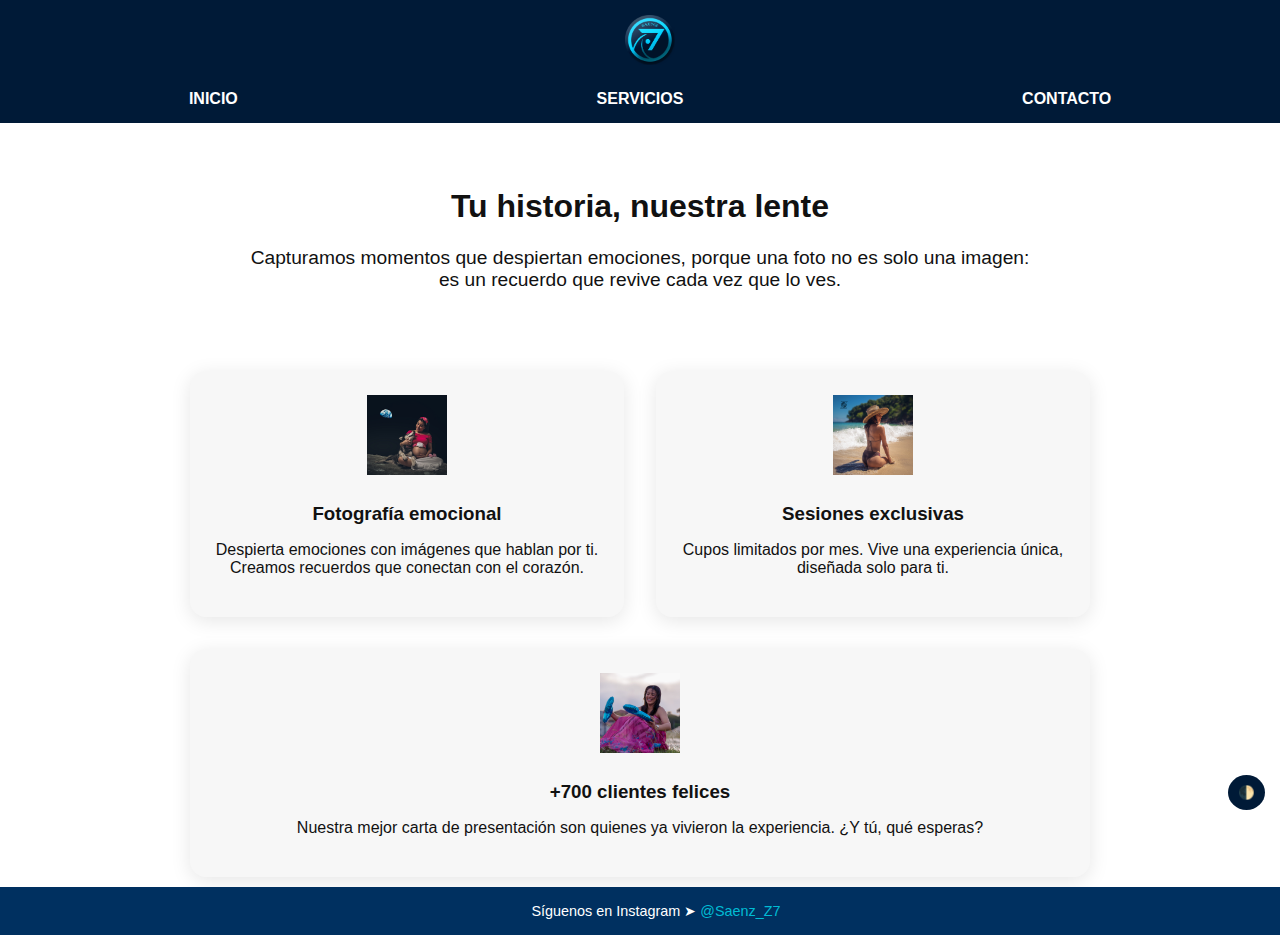
<file: index.html>
<!DOCTYPE html>
<html lang="es">
<head>
  <meta charset="UTF-8" />
  <meta name="viewport" content="width=device-width, initial-scale=1.0" />
  <meta name="description" content="Estudio de fotografía profesional Saenz_Z7 - Sesiones, eventos, retratos." />
  <meta name="keywords" content="fotografía, estudio, Saenz_Z7, eventos, sesiones, retratos" />
  <meta name="author" content="Saenz_Z7" />
  <meta name="facebook-domain-verification" content="1x61vokzwbdbuktdc4xov540ngdfqb" />
  <title>Fotografía Saenz_Z7</title>
  <link rel="icon" href="image/favicon.ico" type="image/x-icon" />
  <style>
    :root {
      --bg-color: #ffffff;
      --text-color: #000000;
      --nav-bg: #001a37;
      --nav-text: #ffffff;
      --footer-bg: #001a37;
    }

    body.dark-mode {
      --bg-color: #121212;
      --text-color: #ffffff;
    }

    body {
      margin: 0;
      padding: 0;
      font-family: Arial, sans-serif;
      background-color: var(--bg-color);
      color: var(--text-color);
      transition: background-color 0.3s, color 0.3s;
      overflow: hidden;
    }

    /* ===== HEADER (solo escritorio) ===== */
    header {
      height: 60px; /* <--- Agregado */
      display: flex;
      justify-content: center;
      align-items: center;
      padding: 10px;
      background-color: var(--nav-bg);
      color: var(--nav-text);
      position: fixed;
      top: 0;
      width: 100%;
      z-index: 1000;
    }

    header img {
      height: 50px;
    }

    /* ===== NAV GENERAL ===== */
    nav {
      display: flex;
      justify-content: center;
      align-items: center;
      background-color: var(--nav-bg);
      color: var(--nav-text);
      width: 100%;
      position: fixed;
      top: 75px;
      z-index: 999;
      transition: background-color 0.3s, color 0.3s;
      flex-wrap: wrap;
    }

    @media (min-width: 769px) {
      nav a {
        flex: 1;
        text-align: center;
      }

      nav {
        display: flex;
      }
    }

    nav a {
      text-align: center;
      text-decoration: none;
      color: var(--nav-text);
      padding: 15px 20px;
      font-weight: bold;
      transition: background-color 0.3s, transform 0.2s;
    }

    nav a:hover {
      background-color: #003060;
      transform: scale(1.05);
    }

    /* ===== MAIN ===== */
    main {
      margin-top: calc(60px + 75px); /* 60 header + 75 nav */
      margin-left: 0;
      margin-right: 0;
      padding: 0; /* quitar padding lateral */
    }

    iframe {
      border: none;
      width: 100%;
      height: 800px;
      transition: opacity 0.5s ease;
    }

    /* ===== DARK MODE BUTTON ===== */
    .modo-btn {
      position: fixed;
      bottom: 90px;
      right: 15px;
      background-color: #001a37;
      color: white;
      padding: 10px;
      border: none;
      border-radius: 50%;
      cursor: pointer;
      transition: background-color 0.3s;
      z-index: 999;
    }

    .modo-btn:hover {
      background-color: #003060;
    }

    /* ===== RESPONSIVE DESIGN ===== */
    @media (max-width: 768px) {
      header {
        display: none;
      }

      nav {
        position: fixed;
        top: auto;
        bottom: 0;
        flex-direction: row;
        justify-content: center;
        align-items: center;
        padding: 10px 0;
        text-align: center;
      }

      nav a {
        flex: 1 1 auto;
        padding: 10px;
        font-size: 14px;
      }
      main {
        margin-top: 80px;
        margin-bottom: 120px;
      }

      .modo-btn {
        bottom: 140px;
      }
    }

    /* HEADER MÓVIL OCULTO POR DEFECTO */
    .mobile-header {
      display: none;
      justify-content: center;
      align-items: center;
      padding: 10px;
      background-color: var(--nav-bg);
      position: fixed;
      top: 0;
      width: 100%;
      z-index: 1000;
    }

    .mobile-header img {
      height: 45px;
    }

    /* SOLO MUESTRA EN MÓVIL */
    @media (max-width: 768px) {
      .mobile-header {
        display: flex;
      }
    }

    @media (max-width: 768px) {
      body {
        padding-bottom: 100px; /* espacio para que los botones no tapen el contenido */
      }
    }
  </style>
</head>
<body>

  <!-- HEADER (solo visible en escritorio) -->
  <header>
    <img src="image/logo.svg" alt="Logo Saenz_Z7" />
  </header>

  <!-- HEADER para MÓVIL (fuera del header) -->
  <div class="mobile-header">
    <img src="image/logo.svg" alt="Logo Saenz_Z7" />
  </div>

  <!-- NAV (visible en escritorio y móvil) -->
  <nav>
    <a href="#" onclick="cambiarContenido('inicio.html')">INICIO</a>
    <a href="#" onclick="cambiarContenido('servicios.html')">SERVICIOS</a>
    <a href="#" onclick="cambiarContenido('contacto.html')">CONTACTO</a>
  </nav>

  <!-- MAIN CONTENT -->
  <main>
    <iframe src="inicio.html" id="contenido"></iframe>
  </main>

  <!-- DARK MODE BUTTON -->
  <button class="modo-btn" onclick="toggleModo()" role="button" tabindex="0" aria-label="Activar modo oscuro">🌓</button>

  <!-- JS -->
  <script>
    function cambiarContenido(pagina) {
      const iframe = document.getElementById('contenido');
      iframe.style.opacity = '0';
      setTimeout(() => {
        iframe.src = pagina;
        setTimeout(() => {
          enviarModoActual();
          iframe.style.opacity = '1';
        }, 300);
      }, 300);
    }

    function toggleModo() {
      document.body.classList.toggle('dark-mode');
      enviarModoActual();
    }

    function enviarModoActual() {
      const iframe = document.getElementById('contenido');
      const modo = document.body.classList.contains('dark-mode') ? 'modo-oscuro' : 'modo-claro';
      iframe.contentWindow.postMessage(modo, '*');
    }

    window.addEventListener('load', enviarModoActual);
  </script>
</body>
</html>
</file>
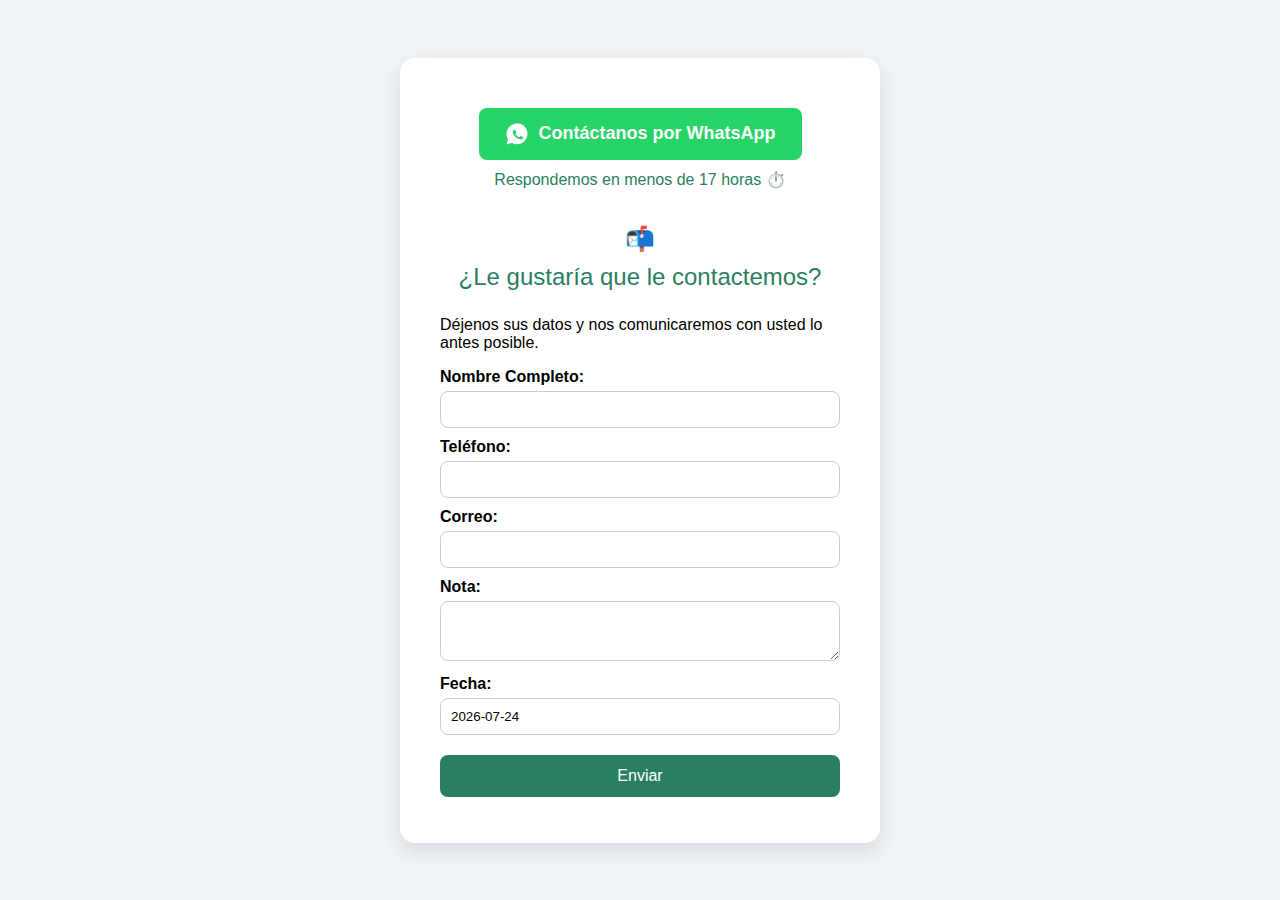
<file: contacto.html>
<!DOCTYPE html>
<html lang="es">
<head>
  <meta charset="UTF-8" />
  <meta name="viewport" content="width=device-width, initial-scale=1.0" />
  <meta name="description" content="Estudio de fotografía profesional Saenz_Z7 - Sesiones, eventos, retratos." />
  <meta name="keywords" content="fotografía, estudio, Saenz_Z7, eventos, sesiones, retratos" />
  <meta name="author" content="Saenz_Z7" />
  <meta name="facebook-domain-verification" content="1x61vokzwbdbuktdc4xov540ngdfqb" />
  <title>Formulario de Contacto</title>
  <style>
    body {
      font-family: Arial, sans-serif;
      background: #f0f4f8;
      display: flex;
      justify-content: center;
      align-items: center;
      height: 100vh;
      margin: 0;
      transition: background 0.3s ease, color 0.3s ease;
      overflow-x: hidden; /* Prevenir desplazamiento horizontal */
    }

    .form-container {
      background: #fff;
      padding: 30px 40px;
      border-radius: 15px;
      box-shadow: 0 8px 20px rgba(0, 0, 0, 0.1);
      max-width: 400px;
      width: 100%;
      transition: background 0.3s ease, color 0.3s ease;
    }

    h2 {
      text-align: center;
      margin-bottom: 25px;
      color: #2a7f62;
    }

    label {
      font-weight: bold;
      display: block;
      margin-top: 10px;
      margin-bottom: 5px;
    }

    input[type="text"],
    input[type="email"],
    textarea {
      width: 100%;
      padding: 10px;
      border-radius: 8px;
      border: 1px solid #ccc;
      box-sizing: border-box;
      background: white;
      color: black;
      transition: background 0.3s ease, color 0.3s ease;
    }

    textarea {
      resize: vertical;
      min-height: 60px;
    }

    button {
      background: #2a7f62;
      color: white;
      border: none;
      padding: 12px 20px;
      border-radius: 8px;
      cursor: pointer;
      width: 100%;
      margin-top: 20px;
      font-size: 16px;
      transition: background 0.3s ease;
      z-index: 1000; /* Asegurar que el botón esté encima de otros elementos */
    }

    @media (max-width: 768px) {
      body {
        padding-bottom: 250px; /* Asegura espacio visible detrás */
      }

      .form-container {
        padding: 20px;
      }

      button {
        padding: 14px 20px;
        font-size: 18px; /* Hacer el texto más grande para móviles */
      }

      .botones-container {
        position: fixed;
        bottom: 0;
        left: 0;
        right: 0;
        background-color: rgba(255, 255, 255, 0.95);
        padding: 10px;
        z-index: 1000;
        display: flex;
        justify-content: center;
        gap: 10px;
        flex-wrap: wrap;
      }
    }

    button:hover {
      background: #1f5e49;
    }

    #respuesta {
      text-align: center;
      margin-top: 15px;
      font-weight: bold;
      color: #2a7f62;
    }

    /* 🌙 MODO OSCURO */
    body.dark-mode {
      background: #1e1e1e;
      color: #f0f0f0;
    }

    .dark-mode .form-container {
      background: #2c2c2c;
      color: #f0f0f0;
      box-shadow: 0 8px 20px rgba(255, 255, 255, 0.05);
    }

    .dark-mode input[type="text"],
    .dark-mode input[type="email"],
    .dark-mode textarea {
      background: #444;
      color: #f0f0f0;
      border: 1px solid #666;
    }

    .dark-mode button {
      background: #4caf50;
    }

    .dark-mode button:hover {
      background: #3e8e41;
    }

    .dark-mode #respuesta {
      color: #a5d6a7;
    }

    #whatsapp-btn {
      display: inline-flex;
      align-items: center;
      justify-content: center;
      margin-top: 20px;
      background-color: #25D366;
      color: white;
      padding: 14px 26px;
      border-radius: 8px;
      text-decoration: none;
      font-weight: bold;
      font-size: 18px;
      transition: background 0.3s ease;
    }

    #whatsapp-btn:hover {
      background-color: #1ebe5b;
    }

    .whatsapp-container {
      display: flex;
      flex-direction: column;
      align-items: center;
      margin-bottom: 20px;
    }

    .whatsapp-message {
      margin-top: 10px;
      font-size: 16px;
      color: #2a7f62;
      font-weight: 500;
    }

    .dark-mode .whatsapp-message {
      color: #a5d6a7;
    }

    .title_contact {
      margin-top: 10px;
      font-size: 24px;
      color: #2a7f62;
      font-weight: 500;
    }
    .dark-mode .title_contact {
      color: #ffffff;
    }
  </style>
</head>
<body>

  <div class="form-container">
    <!-- Mover AQUÍ el botón de WhatsApp -->
    <div class="whatsapp-container">
        <div style="text-align: center;">
          <a id="whatsapp-btn" href="https://wa.me/50764330457?text=Hola%2C%20Quisiera%20m%C3%A1s%20informaci%C3%B3n%20sobre%20sus%20servicios%20de%20fotograf%C3%ADa%20profesional." target="_blank">
            <svg xmlns="http://www.w3.org/2000/svg" viewBox="0 0 32 32" width="24" height="24" fill="white" style="vertical-align: middle; margin-right: 10px;">
                <path d="M16.004 2.003c-7.73 0-14 6.27-14 14 0 2.484.657 4.897 1.906 7.014L2 30l7.214-1.89c2.026 1.11 4.32 1.694 6.79 1.694h.001c7.73 0 14.001-6.27 14.001-14s-6.27-14.001-14.001-14.001zm7.926 19.442c-.332.93-1.624 1.73-2.28 1.842-.583.095-1.323.135-2.134-.134-.491-.156-1.122-.365-1.937-.713-3.412-1.473-5.64-4.943-5.812-5.177-.172-.232-1.388-1.85-1.388-3.533s.878-2.5 1.193-2.845c.313-.342.678-.43.905-.43.23 0 .45.003.647.012.21.01.488-.078.764.58.29.684.985 2.368 1.07 2.537.086.17.144.376.027.608-.116.232-.174.375-.339.58-.172.21-.366.472-.523.633-.172.172-.351.36-.151.705.2.346.888 1.467 1.91 2.377 1.313 1.172 2.426 1.534 2.773 1.704.348.17.55.144.758-.087.208-.23.87-1.008 1.104-1.354.232-.348.463-.287.78-.174.31.11 1.963.927 2.3 1.096.34.17.567.256.652.4.085.14.085.81-.25 1.74z"/>
              </svg>
            Contáctanos por WhatsApp
          </a>
          <p class="whatsapp-message">Respondemos en menos de 17 horas ⏱️</p>
        </div>
    </div>
    
    <h2>📬 <p class="title_contact">¿Le gustaría que le contactemos?</p>
    </h2>
    <p>Déjenos sus datos y nos comunicaremos con usted lo antes posible.</p>
    <form id="miFormulario">
      <label>Nombre Completo:</label>
      <input type="text" name="Nombre" required>

      <label>Teléfono:</label>
      <input type="text" name="Telefono" required>

      <label>Correo:</label>
      <input type="email" name="Correo" required>

      <label>Nota:</label>
      <textarea name="Nota"></textarea>

      <label>Fecha:</label>
      <input type="text" name="Fecha" id="fecha" readonly>

      <button type="submit">Enviar</button>
    </form>

    <p id="respuesta"></p>
  </div>

  <script>
    // Establecer la fecha
    document.getElementById("fecha").value = new Date().toISOString().split('T')[0];

    // Enviar el formulario
    const scriptURL = 'https://script.google.com/macros/s/AKfycbwMk5E5_XdRhw2rdbglPG_vrZTz9bgT6KZ9FqpssN5MIu5tA8DcbftTxosTUKjb6tY/exec';
    const form = document.getElementById('miFormulario');
    const respuesta = document.getElementById('respuesta');

    form.addEventListener('submit', e => {
      e.preventDefault();
      fetch(scriptURL, { method: 'POST', body: new FormData(form)})
        .then(response => {
          form.reset();
          respuesta.innerHTML = "¡Gracias! Hemos recibido tus datos.";
        })
        .catch(error => {
          console.error('Error!', error.message);
        });
    });

  </script>
</body>
</html>
</file>
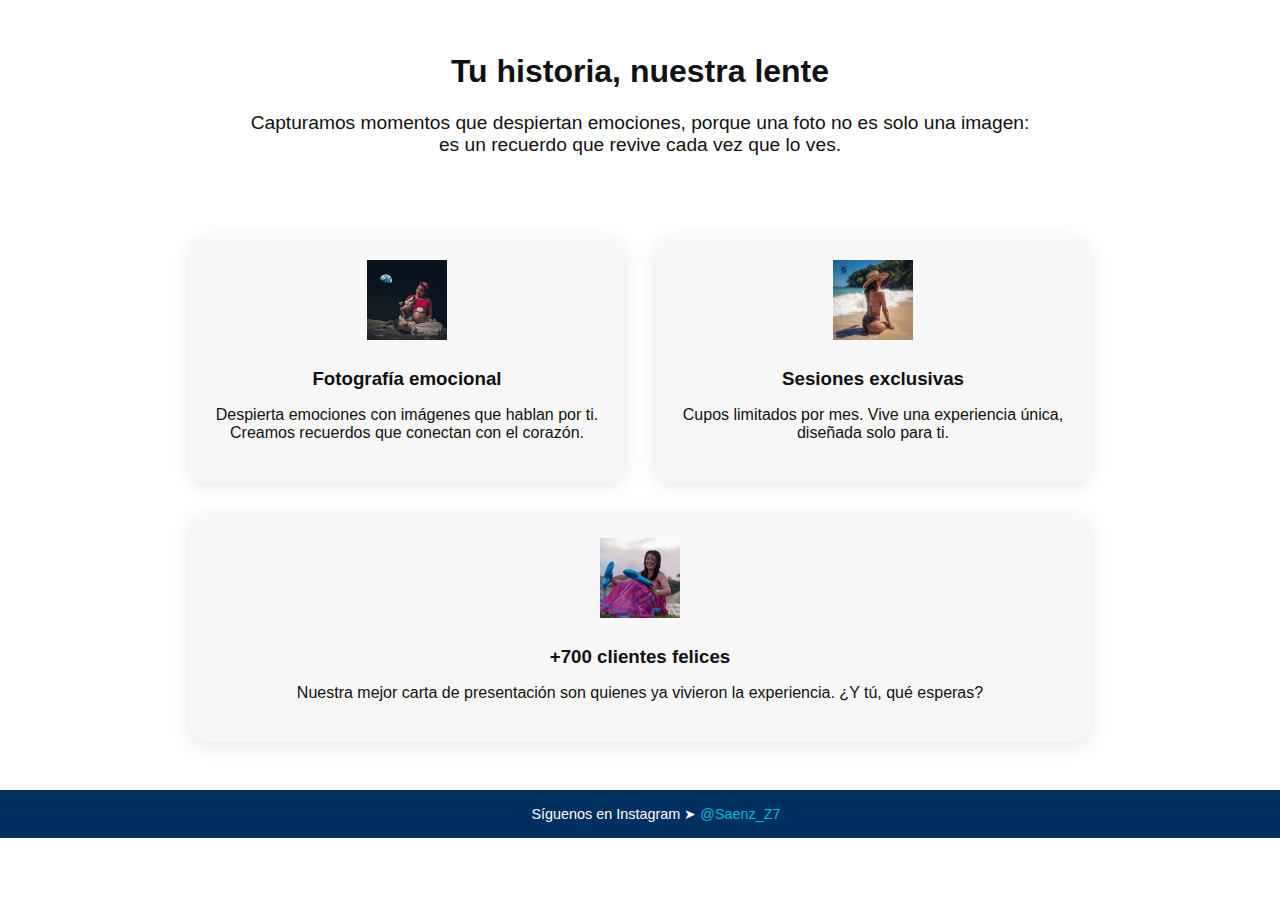
<file: inicio.html>
<!DOCTYPE html>
<html lang="es">
<head>
    <meta charset="UTF-8" />
    <meta name="viewport" content="width=device-width, initial-scale=1.0" />
    <meta name="description" content="Estudio de fotografía profesional Saenz_Z7 - Sesiones, eventos, retratos." />
    <meta name="keywords" content="fotografía, estudio, Saenz_Z7, eventos, sesiones, retratos" />
    <meta name="author" content="Saenz_Z7" />
    <meta name="facebook-domain-verification" content="1x61vokzwbdbuktdc4xov540ngdfqb" />
    <title>Bienvenido a Nuestra Fotografía</title>
    <style>
        body {
            transition: background-color 0.3s, color 0.3s;
            background-color: white;
            color: #111;
            font-family: "Segoe UI", sans-serif;
            margin: 0;
            padding: 0;
            padding-bottom: 80px; /* mismo o mayor al alto del footer */
        }

        body.dark-mode {
            background-color: #121212;
            color: white;
        }

        header {
            padding: 2rem;
            text-align: center;
        }

        .intro {
            max-width: 800px;
            margin: 0 auto;
            font-size: 1.2rem;
            text-align: center;
            padding: 0 1rem;
        }

        .features {
            display: flex;
            justify-content: center;
            gap: 2rem;
            margin: 3rem auto;
            flex-wrap: wrap;
            max-width: 900px;
            padding: 0 1rem;
        }

        .feature {
            flex: 1 1 280px;
            text-align: center;
            padding: 1.5rem;
            border-radius: 16px;
            background-color: #f7f7f7;
            transition: transform 0.3s, background-color 0.3s;
            box-shadow: 0 4px 20px rgba(0,0,0,0.1);
        }

        body.dark-mode .feature {
            background-color: #1e1e1e;
            box-shadow: 0 4px 20px rgba(255,255,255,0.05);
        }

        .feature:hover {
            transform: scale(1.05);
        }

        .feature img {
            width: 80px;
            margin-bottom: 1rem;
        }

        .feature h3 {
            margin: 0.5rem 0;
        }

        footer {
            text-align: center;
            font-size: 0.9rem;
            padding: 1rem;
            color: #003060;
            background-color: #003060;
            color: white;
            position: sticky;
            bottom: 0;
            width: 100%;
        }
        
        footer a {
            color: #00bcd4; /* Celeste claro */
            text-decoration: none;
        }

        footer a:hover {
            text-decoration: underline;
        }

        @media (max-width: 600px) {
            .features {
                flex-direction: column;
                align-items: center;
            }
        }
    </style>
</head>
<body>

    <header>
        <h1>Tu historia, nuestra lente</h1>
        <p class="intro">Capturamos momentos que despiertan emociones, porque una foto no es solo una imagen: es un recuerdo que revive cada vez que lo ves.</p>
    </header>

    <section class="features">
        <div class="feature">
            <img src="image/emocion.jpg" alt="Conexión Emocional">
            <h3>Fotografía emocional</h3>
            <p>Despierta emociones con imágenes que hablan por ti. Creamos recuerdos que conectan con el corazón.</p>
        </div>

        <div class="feature">
            <img src="image/exclusivo.jpg" alt="Sesiones Exclusivas">
            <h3>Sesiones exclusivas</h3>
            <p>Cupos limitados por mes. Vive una experiencia única, diseñada solo para ti.</p>
        </div>

        <div class="feature">
            <img src="image/confianza.jpg" alt="Confianza Garantizada">
            <h3>+700 clientes felices</h3>
            <p>Nuestra mejor carta de presentación son quienes ya vivieron la experiencia. ¿Y tú, qué esperas?</p>
        </div>
    </section>

    <footer>
        Síguenos en Instagram ➤ <a href="https://www.instagram.com/saenz_z7/profilecard/?igsh=cWN0bjY1NGtqbGNj" target="_blank">@Saenz_Z7</a>
    </footer>

    <script>
        
        window.addEventListener("message", (event) => {
            if (event.data === "modo-oscuro") {
                document.body.classList.add("dark-mode");
            } else if (event.data === "modo-claro") {
                document.body.classList.remove("dark-mode");
            }
        });
    </script>

</body>
</html>
</file>
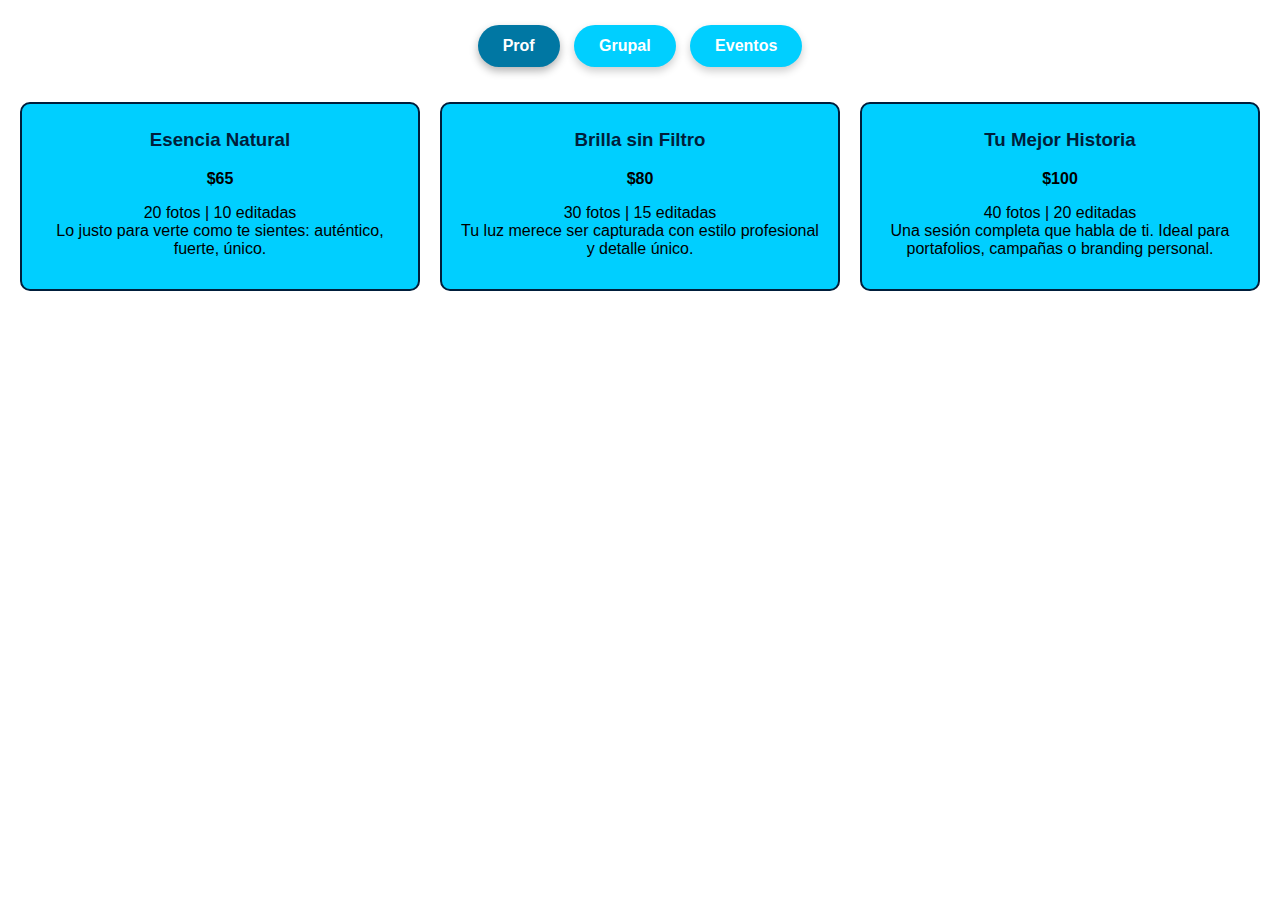
<file: servicios.html>
<!DOCTYPE html>
<html lang="es">
<head>
  <meta charset="UTF-8" />
  <meta name="viewport" content="width=device-width, initial-scale=1.0" />
  <meta name="description" content="Estudio de fotografía profesional Saenz_Z7 - Sesiones, eventos, retratos." />
  <meta name="keywords" content="fotografía, estudio, Saenz_Z7, eventos, sesiones, retratos" />
  <meta name="author" content="Saenz_Z7" />
  <meta name="facebook-domain-verification" content="1x61vokzwbdbuktdc4xov540ngdfqb" />
  <style>
    body {
      transition: background-color 0.3s, color 0.3s;
      background-color: white;
      color: black;
      font-family: Arial, sans-serif;
      margin: 0;
      padding: 20px;
    }

    body.dark-mode {
      background-color: #121212;
      color: white;
    }

    .cover-image {
      width: 50%;
      height: auto;
      margin: 0 auto 20px auto;
      display: block;
    }

    .tabs {
      display: flex;
      justify-content: center;
      gap: 10px;
      margin-bottom: 20px;
      flex-wrap: wrap;
    }

    .tabs button {
      padding: 10px 20px;
      border: none;
      background-color: #001e3b;
      color: white;
      border-radius: 5px;
      cursor: pointer;
    }

    .tabs button.active {
      background-color: #004080;
    }

    .group-container {
      display: none;
    }

    .group-container.active {
      display: grid;
      grid-template-columns: repeat(auto-fit, minmax(250px, 1fr));
      gap: 20px;
    }

    .card {
      background-color: #00cfff;
      border: 2px solid #001e3b;
      border-radius: 10px;
      padding: 15px;
      text-align: center;
      transition: background-color 0.3s;
    }

    .dark-mode .card {
      background-color: #1e1e1e;
    }

    .card h3 {
      margin-top: 10px;
      color: #001e3b;
    }

    .dark-mode .card h3 {
      color: #90c0ff;
    }

    .price {
      font-weight: bold;
      margin: 10px 0;
    }

    .boton-categoria {
      background-color: #00cfff;
      border: none;
      border-radius: 30px;
      padding: 12px 25px;
      margin: 10px;
      font-size: 16px;
      font-weight: bold;
      color: #ffffff;
      cursor: pointer;
      box-shadow: 0 4px 8px rgba(0,0,0,0.2);
      transition: background-color 0.3s, transform 0.2s;
    }

    .boton-categoria:hover {
      background-color: #00b3e0;
      transform: translateY(-2px);
    }

    /* Botones de navegación superiores */
    .botones-container {
      text-align: center;
      margin-bottom: 30px;
      position: relative;
      z-index: 10;
    }

    .botones-container button {
      margin: 5px;
    }

    @media (max-width: 768px) {
      /* En móviles los botones también se mantendrán visibles arriba */
      .botones-container {
        position: fixed;
        top: 0;
        left: 0;
        right: 0;
        background-color: rgba(255,255,255,0.95);
        padding: 10px;
        z-index: 1000;
        box-shadow: 0 2px 5px rgba(0,0,0,0.2);
        display: flex;
        justify-content: center;
        gap: 10px;
        flex-wrap: wrap;
      }

      .dark-mode .botones-container {
        background-color: rgba(18,18,18,0.95);
      }

      body {
        padding-top: 120px; /* Espacio para no tapar contenido */
      }
    }

    .boton-categoria.active {
      background-color: #0077a3; /* Un azul más oscuro que el original */
      box-shadow: 0 4px 8px rgba(0,0,0,0.3); /* Un poco más de sombra si quieres */
    }
  </style>
</head>
<body>

  <!-- Botones ahora visibles en la parte superior, tanto en escritorio como en móvil -->
  <div class="botones-container">
    <button class="boton-categoria" data-grupo="Prof" onclick="mostrarGrupo('Prof')">Prof</button>
    <button class="boton-categoria" data-grupo="grupal" onclick="mostrarGrupo('grupal')">Grupal</button>
    <button class="boton-categoria" data-grupo="eventos" onclick="mostrarGrupo('eventos')">Eventos</button>
  </div>

  <div id="Prof" class="group-container active">
    <div class="card">
      <h3>Esencia Natural</h3>
      <p class="price">$65</p>
      <p>20 fotos | 10 editadas<br>Lo justo para verte como te sientes: auténtico, fuerte, único.</p>
    </div>
    <div class="card">
      <h3>Brilla sin Filtro</h3>
      <p class="price">$80</p>
      <p>30 fotos | 15 editadas<br>Tu luz merece ser capturada con estilo profesional y detalle único.</p>
    </div>
    <div class="card">
      <h3>Tu Mejor Historia</h3>
      <p class="price">$100</p>
      <p>40 fotos | 20 editadas<br>Una sesión completa que habla de ti. Ideal para portafolios, campañas o branding personal.</p>
    </div>
  </div>

  <div id="grupal" class="group-container">
    <div class="card">
      <h3>Conexión Total</h3>
      <p class="price">$120</p>
      <p>Hasta 10 personas | 50 fotos | 25 editadas<br>Ríe, juega, conéctate… nosotros capturamos cada instante.</p>
    </div>
    <div class="card">
      <h3>Momentos Compartidos</h3>
      <p class="price">$12/persona</p>
      <p>Mínimo 10 personas<br>5 fotos por persona | 1–2 editadas<br>Un recuerdo individual en una experiencia grupal.</p>
    </div>
    <div class="card">
      <h3>Recuerdo Exprés</h3>
      <p class="price">$10/persona</p>
      <p>Mínimo 25 personas<br>3 fotos por persona | 1 editada<br>Rápido, sencillo, inolvidable.</p>
    </div>
  </div>

  <div id="eventos" class="group-container">
    <div class="card">
      <h3>Cobertura por Hora</h3>
      <p class="price">$120/hora</p>
      <p>Bodas, conciertos, lanzamientos, graduaciones, cumpleaños o eventos empresariales.<br>Incluye edición de color y entrega digital profesional.</p>
    </div>
    <div class="card">
      <h3>Promos por Horas</h3>
      <p class="price">Desde $220</p>
      <p>2 horas: $220<br>3 horas: $330<br>4 horas: $440<br>5 horas: $500<br>Entrega en 7 días hábiles. Exprés en 48h por +$25.</p>
    </div>
    <div class="card">
        <h3>Extra Íntimo</h3>
        <p class="price">$180 / $280</p>
        <p>$180 – 30 fotos | 10 editadas<br>$280 – 50 fotos | 20 editadas<br>Resalta tu esencia con elegancia y respeto artístico.</p>
    </div>
  </div>

  <script>
    // Mostrar grupo por ID y activar su botón
    function mostrarGrupo(grupoId) {
      const grupos = document.querySelectorAll('.group-container');
      grupos.forEach(grupo => grupo.classList.remove('active'));

      const activo = document.getElementById(grupoId);
      if (activo) {
        activo.classList.add('active');
      }

      const botones = document.querySelectorAll('.boton-categoria');
      botones.forEach(boton => boton.classList.remove('active'));

      // Activar botón usando data-grupo
      const botonActivo = Array.from(botones).find(b => b.dataset.grupo === grupoId);
      if (botonActivo) {
        botonActivo.classList.add('active');
      }
    }

    window.addEventListener('DOMContentLoaded', () => {
      mostrarGrupo('Prof');
    });

    // Modo oscuro desde otra ventana
    window.addEventListener("message", (event) => {
      if (event.data === "modo-oscuro") {
        document.body.classList.add("dark-mode");
      } else if (event.data === "modo-claro") {
        document.body.classList.remove("dark-mode");
      }
    });
  </script>
  <div style="height: 250px;"></div> <!-- espacios debajo del contenido -->
</body>
</html>
</file>
